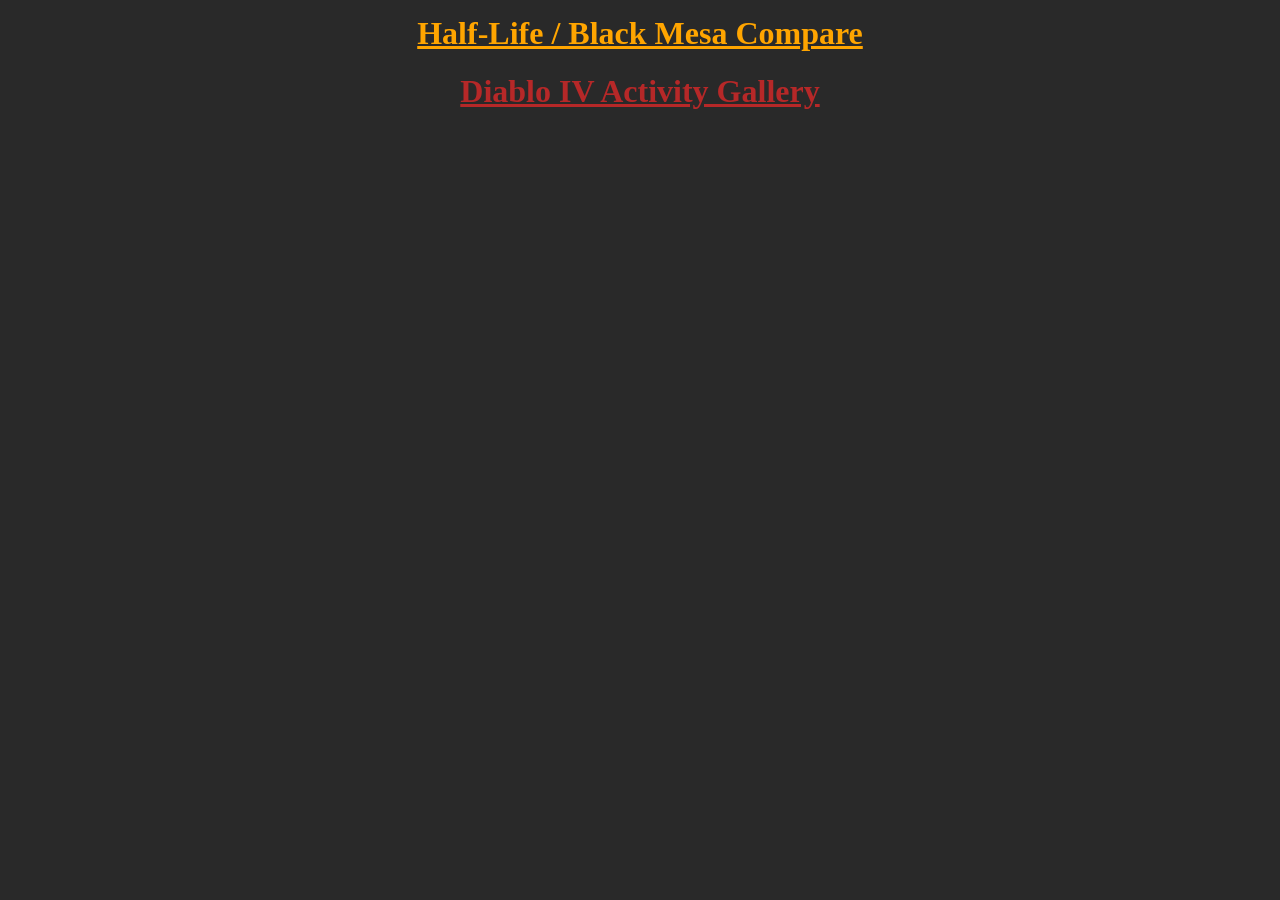
<file: index.html>
<html lang="en">
  <head>
    <style>
      .mainSize {
        --main-width: 100%;
      }
    </style>
  </head>
  <body style="background: #292929">
    <div class="mainSize" style="max-width: var(--main-width); margin: 15px ">
      <h1 style="text-align: center"><a style="color: orange" href=".\BlackMesa Compare\">Half-Life / Black Mesa Compare</a></h1>
      <h1 style="text-align: center"><a style="color: rgba(182,40,40)" href=".\D4-S14-Activity-Trees\">Diablo IV Activity Gallery</a></h1>
    </div>
  </body>
</html>
</file>
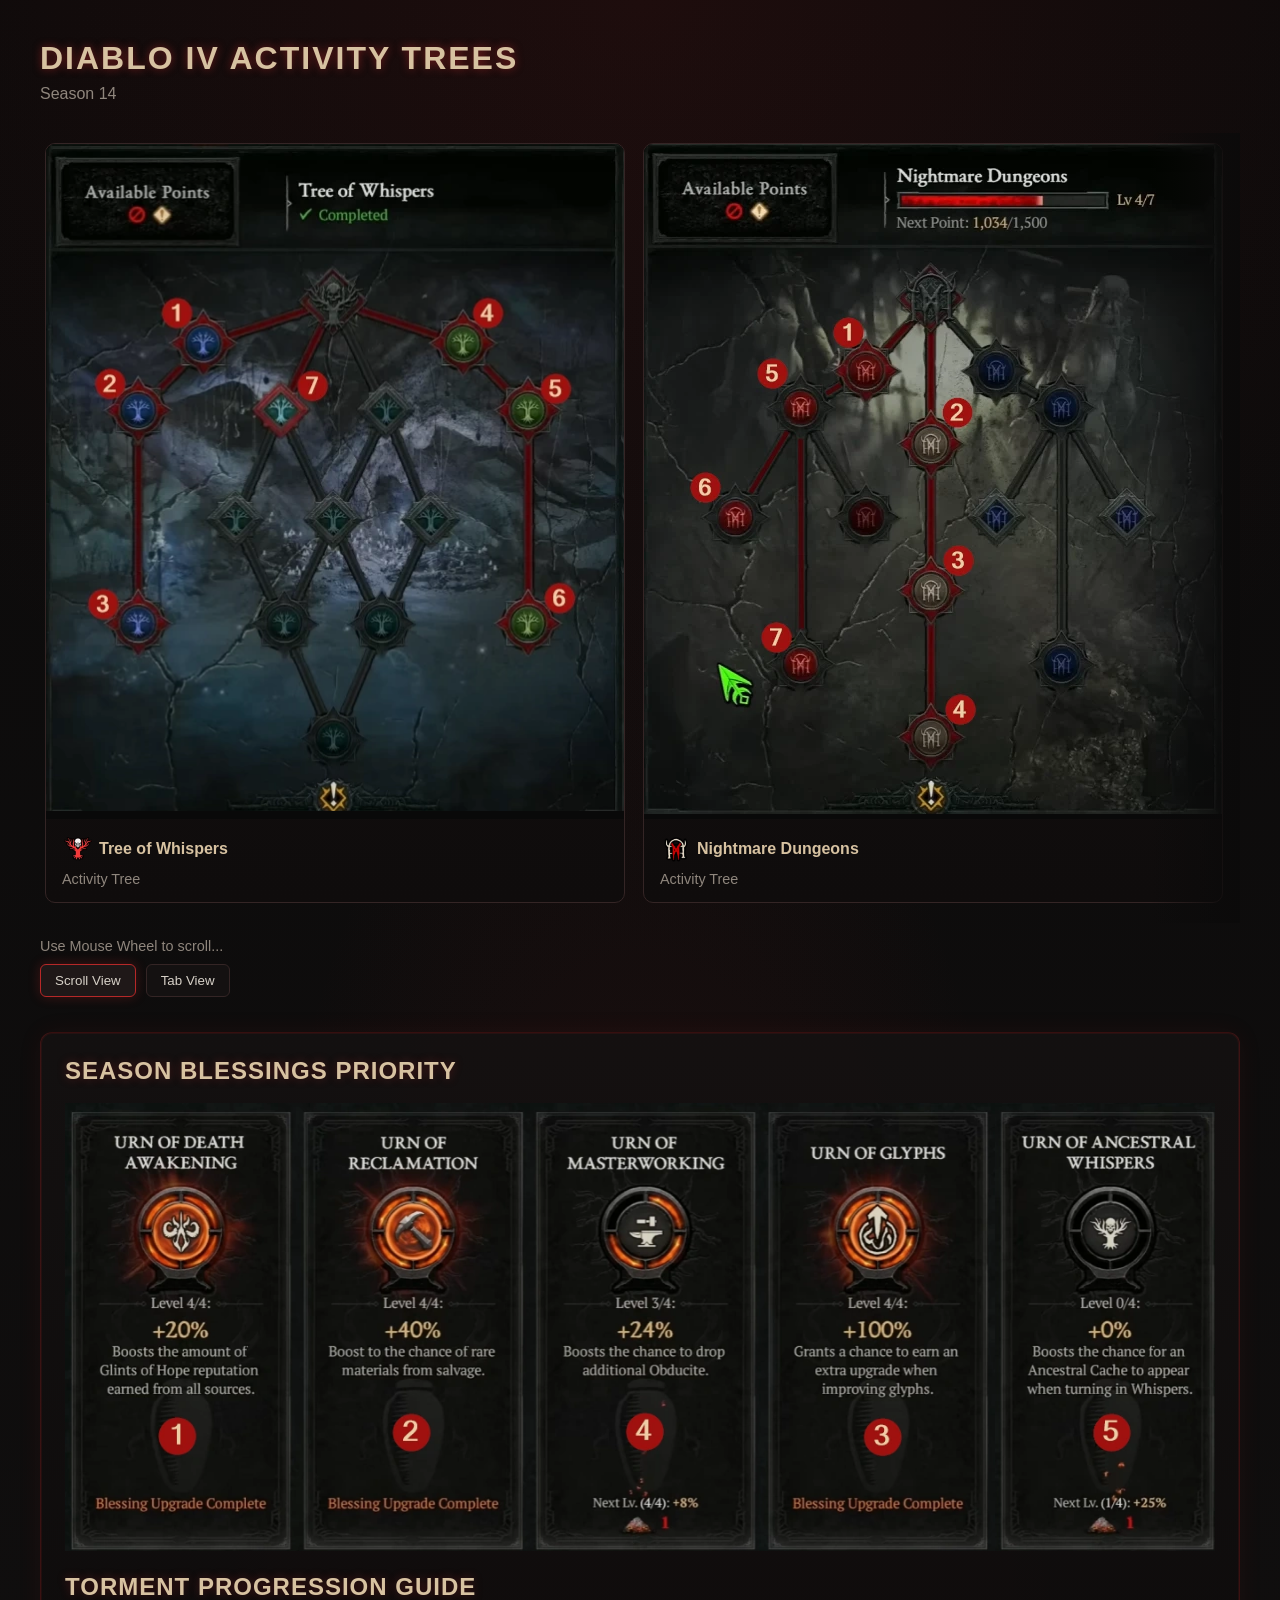
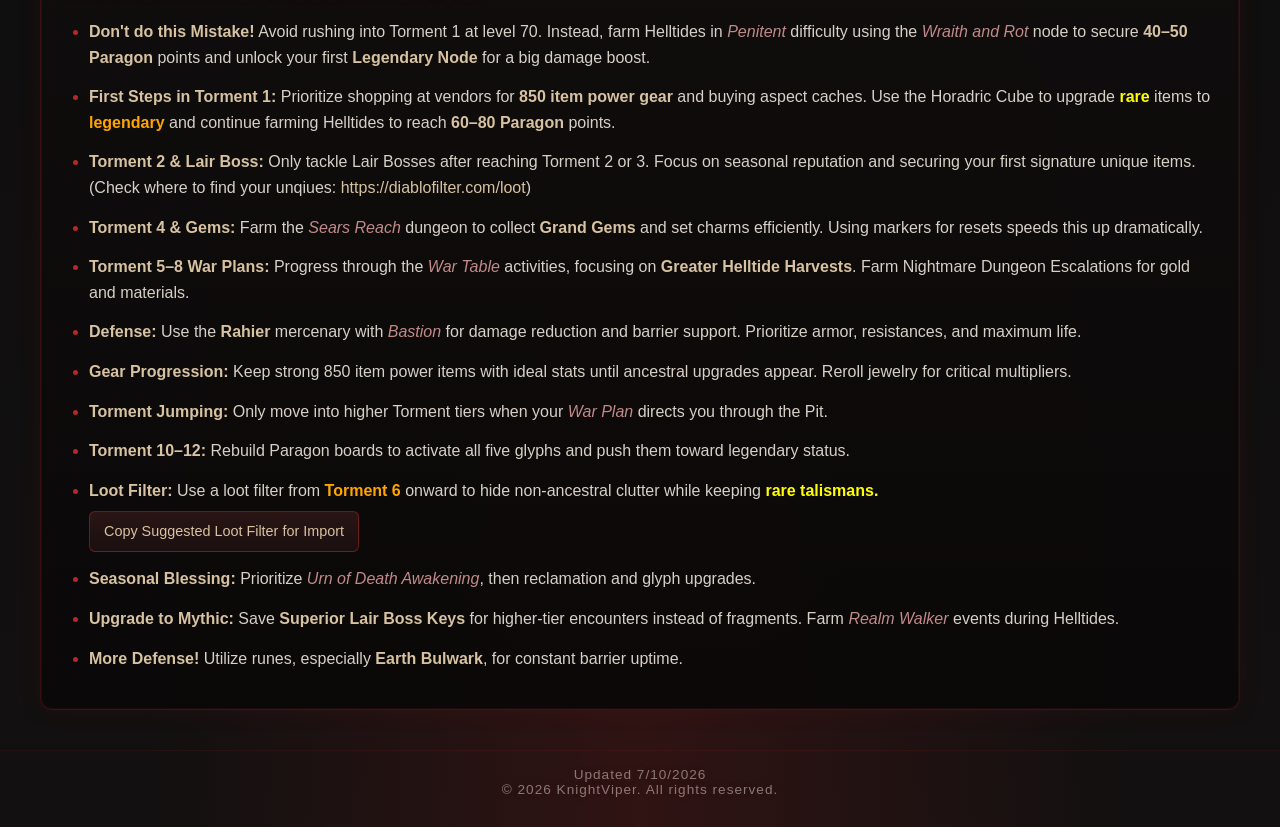
<file: D4-S14-Activity-Trees/index.html>
<!DOCTYPE html>
<html lang="en">
<head>
<meta charset="UTF-8">
<meta name="viewport" content="width=device-width, initial-scale=1.0">

<link rel="icon" type="image/webp" href="icon_tow.webp?v=1">
<title>Diablo IV Activity Trees</title>

<link rel="stylesheet" href="styles.css?v=3">
</head>

<body>

<div class="container">

    <div class="header">
        <h1>Diablo IV Activity Trees</h1>
        <p>Season 14</p>
    </div>

    <div class="gallery-wrapper">

        <div class="fade-left"></div>
        <div class="fade-right"></div>

        <div class="gallery">
        
            <div class="card">
                <div class="image-container">
                    <img src="tree_Tree of Whispers.webp" alt="Tree of Whispers">
                </div>
                <div class="caption">
                    <h3>
                        <img src="icon_tow.webp" class="card-icon">
                        Tree of Whispers
                    </h3>
                    <span>Activity Tree</span>
                </div>
            </div>
            
            <div class="card">
                <div class="image-container">
                    <img src="tree_Nightmare Dungeons.webp" alt="Nightmare Dungeons">
                </div>
                <div class="caption">
                    <h3>
                        <img src="icon_nmd.webp" class="card-icon">
                        Nightmare Dungeons
                    </h3>
                    <span>Activity Tree</span>
                </div>
            </div>
            
            <div class="card">
                <div class="image-container">
                    <img src="tree_Helltide.webp" alt="Helltide">
                </div>
                <div class="caption">
                    <h3>
                        <img src="icon_ht.webp" class="card-icon">
                        Helltide
                    </h3>
                    <span>Activity Tree</span>
                </div>
            </div>
            
            <div class="card">
                <div class="image-container">
                    <img src="tree_The Undercity.webp" alt="The Undercity">
                </div>
                <div class="caption">
                    <h3>
                        <img src="icon_tuc.webp" class="card-icon">
                        The Undercity
                    </h3>
                    <span>Activity Tree</span>
                </div>
            </div>
            
            <div class="card">
                <div class="image-container">
                    <img src="tree_Lair Bosses.webp" alt="Lair Bosses">
                </div>
                <div class="caption">
                    <h3>
                        <img src="icon_lb.webp" class="card-icon">
                        Lair Bosses
                    </h3>
                    <span>Activity Tree</span>
                </div>
            </div>
            
            <div class="card">
                <div class="image-container">
                    <img src="tree_Infernal Hordes.webp" alt="Infernal Hordes">
                </div>
                <div class="caption">
                    <h3>
                        <img src="icon_ih.webp" class="card-icon">
                        Infernal Hordes
                    </h3>
                    <span>Activity Tree</span>
                </div>
            </div>

            <div class="card">
                <div class="image-container">
                    <img src="tree_The Pit.webp" alt="The Pit">
                </div>
                <div class="caption">
                    <h3>
                        <img src="icon_tp.webp" class="card-icon">
                        The Pit
                    </h3>
                    <span>Activity Tree</span>
                </div>
            </div>

        </div>
    </div>

    <div class="tab-view hidden">

        <div class="tab-image">
            <img id="tabImage" src="tree_Tree of Whispers.webp" alt="">
        </div>

        <div class="tab-bar">

            <button class="tab active" data-img="tree_Tree of Whispers.webp">
                <img src="icon_tow.webp" class="tab-icon">
                Tree of Whispers
            </button>
            <button class="tab" data-img="tree_Nightmare Dungeons.webp">
                <img src="icon_nmd.webp" class="tab-icon">
                Nightmare Dungeons
            </button>
            <button class="tab" data-img="tree_Helltide.webp">
                <img src="icon_ht.webp" class="tab-icon">
                Helltide
            </button>
            <button class="tab" data-img="tree_The Undercity.webp">
                <img src="icon_tuc.webp" class="tab-icon">
                The Undercity
            </button>
            <button class="tab" data-img="tree_Lair Bosses.webp">
                <img src="icon_lb.webp" class="tab-icon">
                Lair Bosses
            </button>
            <button class="tab" data-img="tree_Infernal Hordes.webp">
                <img src="icon_ih.webp" class="tab-icon">
                Infernal Hordes
            </button>
            <button class="tab" data-img="tree_The Pit.webp">
                <img src="icon_tp.webp" class="tab-icon">
                The Pit
            </button>

        </div>

    </div>

    <div class="instructions" id="scrollInstructions">
        Use Mouse Wheel to scroll...
    </div>
    
    <div class="view-toggle">
        <button id="scrollBtn" class="toggle-btn active">Scroll View</button>
        <button id="tabBtn" class="toggle-btn">Tab View</button>
    </div>
    
    <div class="guide-panel">
    <h2>Season Blessings Priority</h2>
    <img style="width:100%;height:auto;" src="Ashes.webp" alt="Ashes">
    <h2>Torment Progression Guide</h2>
    <ul class="guide-list">
        <li>
            <strong>Don't do this Mistake!</strong> Avoid rushing into Torment 1 at level 70.
            Instead, farm Helltides in <em>Penitent</em> difficulty using the
            <em>Wraith and Rot</em> node to secure <strong>40–50 Paragon</strong> points and unlock your
            first <strong>Legendary Node</strong> for a big damage boost.
        </li>
        <li>
            <strong>First Steps in Torment 1:</strong>
            Prioritize shopping at vendors for <strong>850 item power gear</strong>
            and buying aspect caches. Use the Horadric Cube to upgrade <strong style="color:yellow;">rare</strong>
            items to <strong style="color:orange;bold">legendary</strong> and continue farming Helltides to reach
            <strong>60–80 Paragon</strong> points.
        </li>
        <li>
            <strong>Torment 2 & Lair Boss:</strong>
            Only tackle Lair Bosses after reaching Torment 2 or 3.
            Focus on seasonal reputation and securing your first
            signature unique items. (Check where to find your unqiues: 
            <a href="https://diablofilter.com/loot" target="_blank" rel="noopener noreferrer">
            https://diablofilter.com/loot</a>)
        </li>
        <li>
            <strong>Torment 4 & Gems:</strong>
            Farm the <em>Sears Reach</em> dungeon to collect
            <strong>Grand Gems</strong> and set charms efficiently.
            Using markers for resets speeds this up dramatically.
        </li>
        <li>
            <strong>Torment 5–8 War Plans:</strong>
            Progress through the <em>War Table</em> activities,
            focusing on <strong>Greater Helltide Harvests</strong>.
            Farm Nightmare Dungeon Escalations for gold and materials.
        </li>
        <li>
            <strong>Defense:</strong>
            Use the <strong>Rahier</strong> mercenary with
            <em>Bastion</em> for damage reduction and barrier support.
            Prioritize armor, resistances, and maximum life.
        </li>
        <li>
            <strong>Gear Progression:</strong>
            Keep strong 850 item power items with ideal stats
            until ancestral upgrades appear. Reroll jewelry
            for critical multipliers.
        </li>
        <li>
            <strong>Torment Jumping:</strong>
            Only move into higher Torment tiers when your
            <em>War Plan</em> directs you through the Pit.
        </li>
        <li>
            <strong>Torment 10–12:</strong>
            Rebuild Paragon boards to activate all five glyphs
            and push them toward legendary status.
        </li>
        <li>
            <strong>Loot Filter:</strong>
            Use a loot filter from <strong style="color:orange;bold">Torment 6</strong> onward to hide
            non-ancestral clutter while keeping <strong style="color:yellow;">rare talismans.</strong><br>

            <span class="copy-filter"
                  onclick="copyLootFilter()">
                Copy Suggested Loot Filter for Import
            </span>

            <span id="copyMessage"></span>
        </li>
        <li>
            <strong>Seasonal Blessing:</strong>
            Prioritize <em>Urn of Death Awakening</em>,
            then reclamation and glyph upgrades.
        </li>
        <li>
            <strong>Upgrade to Mythic:</strong>
            Save <strong>Superior Lair Boss Keys</strong>
            for higher-tier encounters instead of fragments.
            Farm <em>Realm Walker</em> events during Helltides.
        </li>
        <li>
            <strong>More Defense!</strong>
            Utilize runes, especially
            <strong>Earth Bulwark</strong>,
            for constant barrier uptime.
        </li>
    </ul>
    </div>
    
    
    
</div>
    
<div class="footer">
    Updated 7/10/2026<br>
    © 2026 KnightViper. All rights reserved.
</div>
    
<script src="script.js?v=1"></script>
</body>
</html>
</file>
<file: D4-S14-Activity-Trees/styles.css>
:root{
    --bg:#0b0a0a;
    --panel:#141111;
    --panel-hover:#1f1818;
    --accent:#8b1e1e;
    --accent-glow:#b62828;
    --text:#d6d0c7;
    --muted:#8f867d;
    --border:#342525;
}

*{
    margin:0;
    padding:0;
    box-sizing:border-box;
}

body{
    font-family:Segoe UI, Arial, sans-serif;

    display:flex;
    flex-direction:column;
    min-height:100vh;

    background:
        radial-gradient(circle at top, rgba(139,30,30,.15), transparent 35%),
        radial-gradient(ellipse at bottom, rgba(139,30,30,.25), transparent 55%),
        linear-gradient(#0b0a0a, #121010);

    color:var(--text);
}

a{
    color:#d7c2a1;
    text-decoration:none;
    transition:
        color .2s ease,
        text-shadow .2s ease,
        border-color .2s ease;

    border-bottom:1px solid transparent;
}

a:hover{
    color:#c18a8a;
    border-bottom:1px solid rgba(182,40,40,.7);
}

.container{
    width:100%;
    max-width:none;
    margin:0 auto;
    padding:40px;
    
    flex:1;
    display:flex;
    flex-direction:column;
}

.header{
    margin-bottom:30px;
}

.header h1{
    font-size:2rem;
    letter-spacing:2px;
    text-transform:uppercase;
    color:#d7c2a1;
    text-shadow:0 0 8px rgba(182,40,40,.6);
}

.header p{
    margin-top:8px;
    color:var(--muted);
}

/* FOOTER */
.footer{
    text-align:center;
    margin-top:auto;
    margin-bottom:30px;

    color:rgba(214,208,199,.55);
    font-size:.85rem;
    letter-spacing:1px;

    border-top:1px solid rgba(139,30,30,.15);
    padding-top:16px;

    text-shadow:0 0 8px rgba(139,30,30,.15);
}

.gallery-wrapper{
    position:relative;
}

.gallery{
    display:flex;
    gap:18px;
    overflow-x:auto;
    overflow-y:hidden;
    scroll-behavior:smooth;
    padding:10px 5px 20px;

    scrollbar-width:thin;
    scrollbar-color:var(--accent) #111;
}

.gallery::-webkit-scrollbar{
    height:10px;
}

.gallery::-webkit-scrollbar-track{
    background:#111;
    border-radius:10px;
}

.gallery::-webkit-scrollbar-thumb{
    background:var(--accent);
    border-radius:10px;
}

.card{
    min-width:580px;

    display:flex;
    flex-direction:column;

    background:linear-gradient(180deg, #141111, #0f0c0c);
    border:1px solid var(--border);
    border-radius:10px;
    overflow:hidden;

    transition:transform .25s ease,
               box-shadow .25s ease,
               border-color .25s ease;
}

.card:hover{
    transform:translateY(-4px);
    border-color:var(--accent-glow);

    box-shadow:0 0 25px rgba(182,40,40,.3);
}

.card-icon{
    width:32px;
    height:32px;
    object-fit:contain;
    flex-shrink:0;
}

.image-container{
    display:flex;
    justify-content:center;
    align-items:flex-start;
    flex:1;
    background:#090909;
}

.image-container img{
    width:580px;
    height:auto;
    display:block;
}

.caption{
    margin-top:auto;
    padding:14px 16px;
}

.caption h3{
    display:flex;
    align-items:center;
    gap:5px;
    
    color:#d7c2a1;
    margin-bottom:5px;
    font-size:1rem;
}

.caption span{
    color:var(--muted);
    font-size:.9rem;
}

/* FADES */
.fade-left,
.fade-right{
    position:absolute;
    top:0;
    width:90px;
    height:100%;
    pointer-events:none;
    z-index:2;

    opacity:1;
    transition:opacity .2s ease;
}

.fade-left{
    left:0;
    background:linear-gradient(to right, rgba(11,10,10,.95), transparent);
}

.fade-right{
    right:0;
    background:linear-gradient(to left, rgba(11,10,10,.95), transparent);
}

/* INFO TEXT */
.instructions{
    margin-top:15px;
    color:var(--muted);
    font-size:.9rem;
}

@media(max-width:700px){
    .card{
        min-width:90%;
    }
}

.hidden{
    display:none;
}

/* Toggle buttons */
.view-toggle{
    display:flex;
    gap:10px;
    margin-top:10px;
}

.toggle-btn{
    background:#141111;
    border:1px solid #342525;
    color:#d6d0c7;
    padding:8px 14px;
    cursor:pointer;
    border-radius:6px;
    transition:.2s;
}

.toggle-btn:hover{
    border-color:#8b1e1e;
}

.toggle-btn.active{
    background:#1f1818;
    border-color:#b62828;
    box-shadow:0 0 12px rgba(182,40,40,.3);
}

/* Tab view */
.tab-view{
    margin-top:20px;
}

.tab-image{
    display:flex;
    justify-content:center;
    align-items:flex-start;

    height:700px;

    width:fit-content;
    margin-left:auto;
    margin-right:auto;

    padding:12px;

    background:linear-gradient(180deg, #0c0a0a, #0a0808);

    border:2px solid rgba(182,40,40,.35);
    border-radius:12px;
    
    box-shadow:
        inset 0 0 0 1px rgba(139,30,30,.25),
        0 0 25px rgba(182,40,40,.12);

    position:relative;
}

.tab-image img{
    width:580px;
    height:auto;
    max-height:100%;
    display:block;
}

.tab-bar{
    display:flex;
    justify-content:center;

    gap:0;

    margin-top:10px;

    padding:0;

    position:relative;
}

.tab{
    display:flex;
    align-items:center;
    gap:4px; 
    
    background:#141111;
    border:1px solid rgba(52,37,37,.9);

    color:#d6d0c7;
    padding:10px 14px;

    cursor:pointer;
    white-space:nowrap;

    margin-left:-1px;

    transition:all .15s ease;
}

.tab-icon{
    width:32px;
    height:32px;
    object-fit:contain;
    flex-shrink:0;
}

.tab:first-child{
    border-top-left-radius:8px;
    border-bottom-left-radius:8px;
}

.tab:last-child{
    border-top-right-radius:8px;
    border-bottom-right-radius:8px;
}

.tab:hover{
    background:#1b1515;
    border-color:#8b1e1e;
    z-index:2;
}

.tab.active{
    background:#1f1818;
    border-color:#b62828;
    z-index:3;

    box-shadow:
        0 0 14px rgba(182,40,40,.25);
}
.guide-panel{
    margin-top:35px;
    width: 1200px;
    
    margin-left:auto;
    margin-right:auto;
    
    padding:24px;

    background:linear-gradient(
        180deg,
        rgba(20,17,17,.95),
        rgba(10,8,8,.95)
    );

    border:1px solid rgba(139,30,30,.35);
    border-radius:12px;

    box-shadow:
        inset 0 0 0 1px rgba(139,30,30,.15),
        0 0 25px rgba(182,40,40,.08);
}

.guide-panel h2{
    margin-top: 18px;
    margin-bottom:18px;

    color:#d7c2a1;

    text-transform:uppercase;
    letter-spacing:1px;

    text-shadow:0 0 10px rgba(182,40,40,.35);
}

.guide-panel h2:first-of-type {
  margin-top: 0; 
}

.guide-list{
    padding-left:24px;
}

.guide-list li{
    margin-bottom:14px;

    color:var(--text);
    line-height:1.6;
}

.guide-list li::marker{
    color:#b62828;
}

.guide-list strong{
    color:#d7c2a1;
}

.guide-list em{
    color:#c18a8a;
    font-style:italic;
}
.copy-filter{
    display:inline-block;
    margin-top:8px;
    padding:8px 14px;

    background:linear-gradient(180deg,#2a1515,#1a0f0f);
    border:1px solid rgba(182,40,40,.5);
    border-radius:6px;

    color:#d7c2a1;
    font-size:.9rem;
    text-decoration:none;
    cursor:pointer;

    transition:
        transform .15s ease,
        border-color .2s ease,
        box-shadow .2s ease;
}

.copy-filter:hover{
    transform:translateY(-2px);
    border-color:#b62828;

    box-shadow:
        0 0 15px rgba(182,40,40,.25);
}

#copyMessage{
    margin-left:10px;
    color:#7ed957;
    font-size:.9rem;
}
</file>
